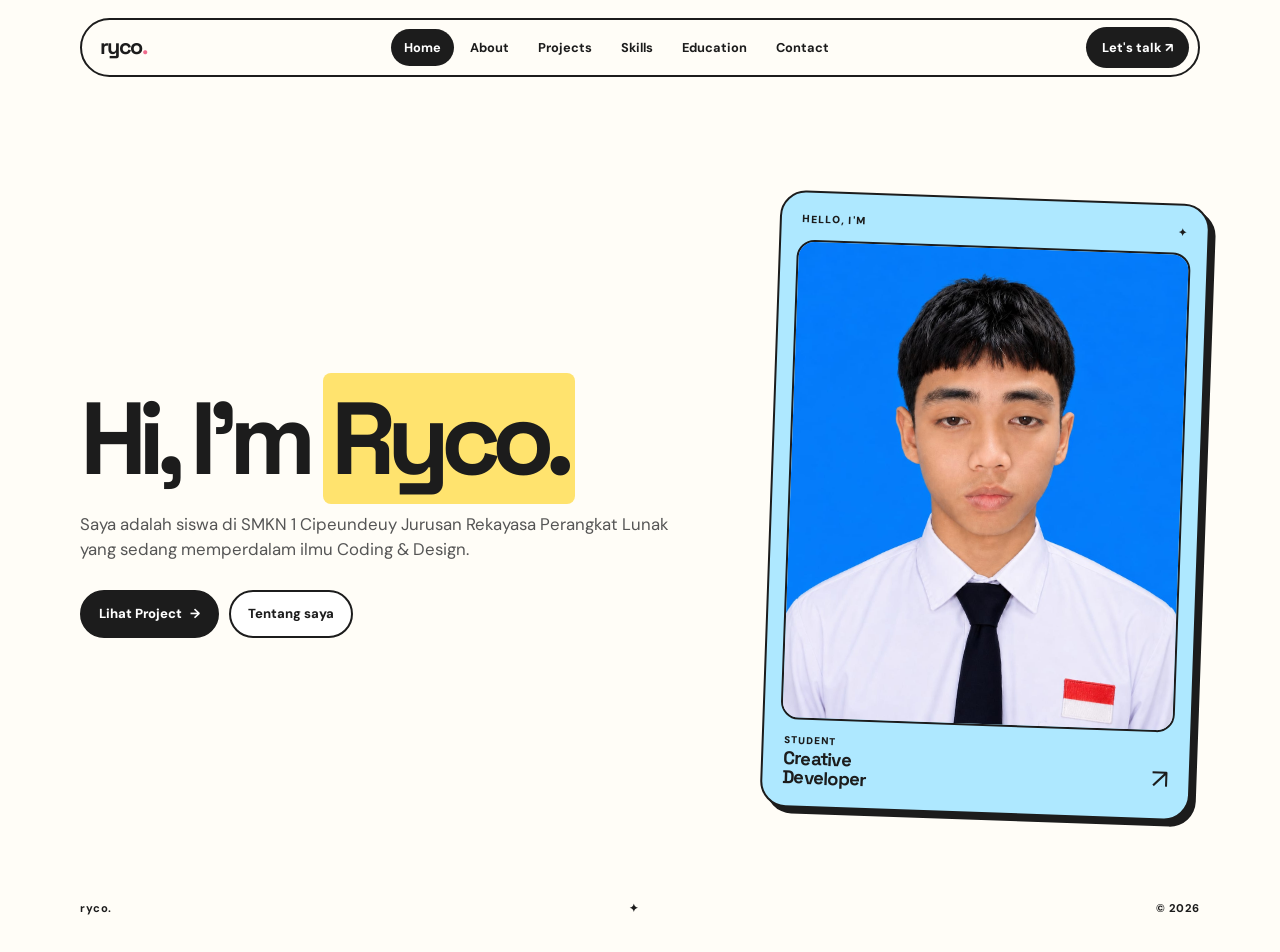
<file: index.html>
<!DOCTYPE html>
<html lang="id">
<head>
    <meta charset="UTF-8">
    <meta name="viewport" content="width=device-width, initial-scale=1.0">
    <meta name="description" content="Portfolio Ryco Satrio Jumawan - Rekayasa Perangkat Lunak, Web Development dan UI/UX">
    <title>Home — Ryco Satrio</title>
    <link rel="preconnect" href="https://fonts.googleapis.com">
    <link rel="preconnect" href="https://fonts.gstatic.com" crossorigin>
    <link href="https://fonts.googleapis.com/css2?family=DM+Sans:wght@400;500;600;700&family=Space+Grotesk:wght@400;500;600;700&display=swap" rel="stylesheet">
    <link rel="stylesheet" href="style.css">
</head>
<body>

<header class="navbar">
    <a href="index.html" class="logo">ryco<span>.</span></a>
    <nav class="nav-menu">
        <a href="index.html" class="nav-link active">Home</a>
        <a href="about.html" class="nav-link ">About</a>
        <a href="projects.html" class="nav-link ">Projects</a>
        <a href="skills.html" class="nav-link ">Skills</a>
        <a href="education.html" class="nav-link ">Education</a>
        <a href="contact.html" class="nav-link ">Contact</a>
    </nav>
    <a href="contact.html" class="nav-button">Let's talk <span>↗</span></a>
    <button class="menu-button" aria-label="Menu" aria-expanded="false">☰</button>
</header>

<main>

<section class="hero" id="home">
    <div class="hero-content">
        <p class="label"></p>
        <h1>Hi, I'm <span>Ryco.</span></h1>
        <p class="hero-description">Saya adalah siswa di SMKN 1 Cipeundeuy Jurusan Rekayasa Perangkat Lunak yang sedang memperdalam ilmu Coding & Design.</p>
        <div class="hero-buttons">
            <a href="projects.html" class="button button-dark">Lihat Project <span>→</span></a>
            <a href="about.html" class="button button-light">Tentang saya</a>
        </div>
    </div>
    <div class="hero-profile">
        <div class="profile-card">
            <div class="profile-top"><span>HELLO, I'M</span><span>✦</span></div>
            <div class="profile-image">
                <img src="profile.jpeg" alt="Foto Ryco Satrio Jumawan">
            </div>
            <div class="profile-bottom">
                <div><small>STUDENT</small><h3>Creative<br>Developer</h3></div>
                <span class="profile-arrow">↗</span>
            </div>
        </div>
    </div>
</section>

</main>

<footer>
    <strong>ryco.</strong>
    <span>✦</span>
    <span>© 2026</span>
</footer>
<button class="back-top" aria-label="Kembali ke atas">↑</button>

<script src="script.js"></script>
</body>
</html>
</file>
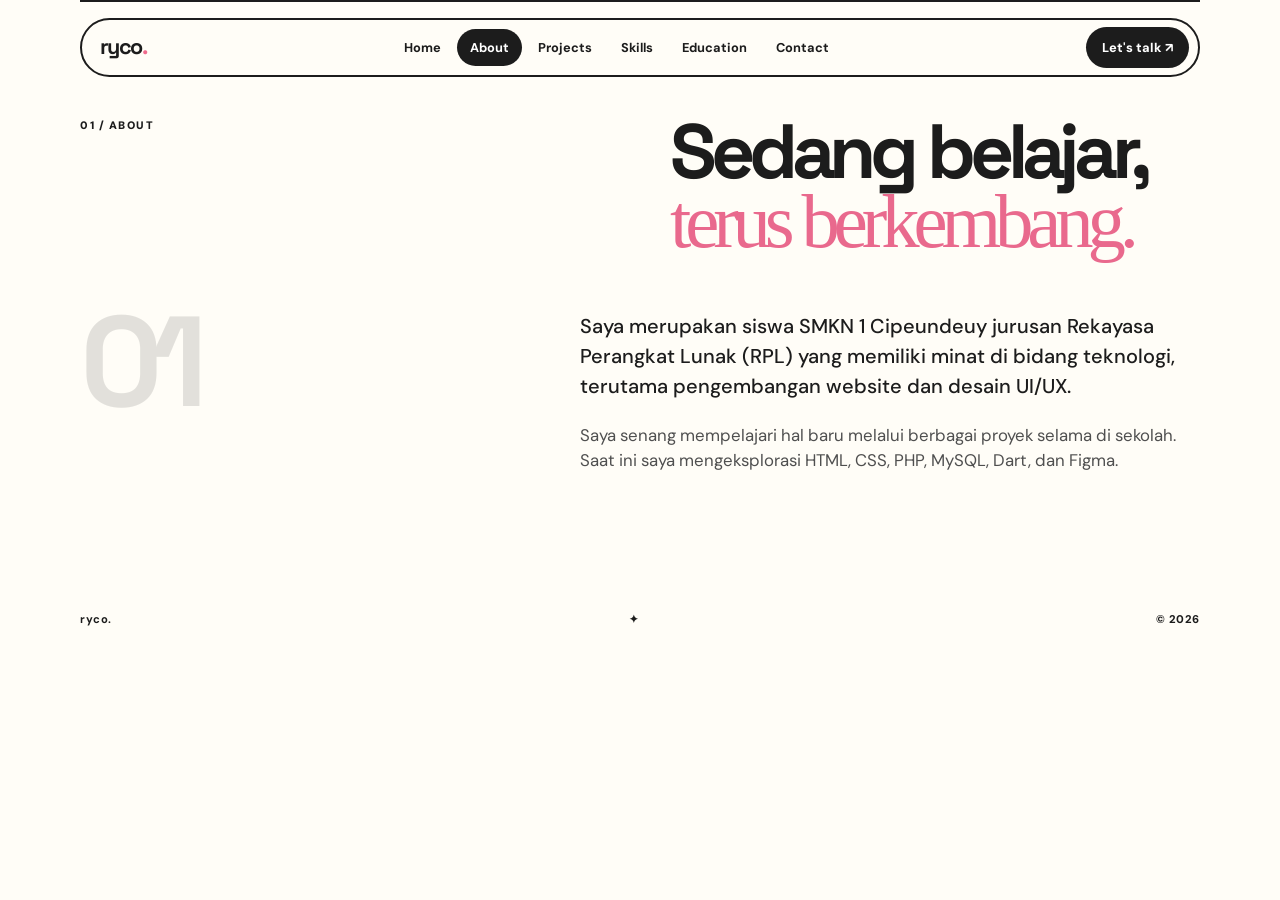
<file: about.html>
<!DOCTYPE html>
<html lang="id">
<head>
    <meta charset="UTF-8">
    <meta name="viewport" content="width=device-width, initial-scale=1.0">
    <meta name="description" content="Portfolio Ryco Satrio Jumawan - Rekayasa Perangkat Lunak, Web Development dan UI/UX">
    <title>About — Ryco Satrio</title>
    <link rel="preconnect" href="https://fonts.googleapis.com">
    <link rel="preconnect" href="https://fonts.gstatic.com" crossorigin>
    <link href="https://fonts.googleapis.com/css2?family=DM+Sans:wght@400;500;600;700&family=Space+Grotesk:wght@400;500;600;700&display=swap" rel="stylesheet">
    <link rel="stylesheet" href="style.css">
</head>
<body>

<header class="navbar">
    <a href="index.html" class="logo">ryco<span>.</span></a>
    <nav class="nav-menu">
        <a href="index.html" class="nav-link ">Home</a>
        <a href="about.html" class="nav-link active">About</a>
        <a href="projects.html" class="nav-link ">Projects</a>
        <a href="skills.html" class="nav-link ">Skills</a>
        <a href="education.html" class="nav-link ">Education</a>
        <a href="contact.html" class="nav-link ">Contact</a>
    </nav>
    <a href="contact.html" class="nav-button">Let's talk <span>↗</span></a>
    <button class="menu-button" aria-label="Menu" aria-expanded="false">☰</button>
</header>

<main>

<section class="section about" id="about">
    <div class="section-heading">
        <div><p class="label">01 / ABOUT</p></div>
        <h2>Sedang belajar, <span>terus berkembang.</span></h2>
    </div>
    <div class="about-content">
        <div class="about-number">01</div>
        <div class="about-text">
            <p class="about-main">Saya merupakan siswa SMKN 1 Cipeundeuy jurusan Rekayasa Perangkat Lunak (RPL) yang memiliki minat di bidang teknologi, terutama pengembangan website dan desain UI/UX.</p>
            <p>Saya senang mempelajari hal baru melalui berbagai proyek selama di sekolah. Saat ini saya mengeksplorasi HTML, CSS, PHP, MySQL, Dart, dan Figma.</p>
        </div>
    </div>
</section>

</main>

<footer>
    <strong>ryco.</strong>
    <span> ✦</span>
    <span>© 2026</span>
</footer>
<button class="back-top" aria-label="Kembali ke atas">↑</button>

<script src="script.js"></script>
</body>
</html>
</file>
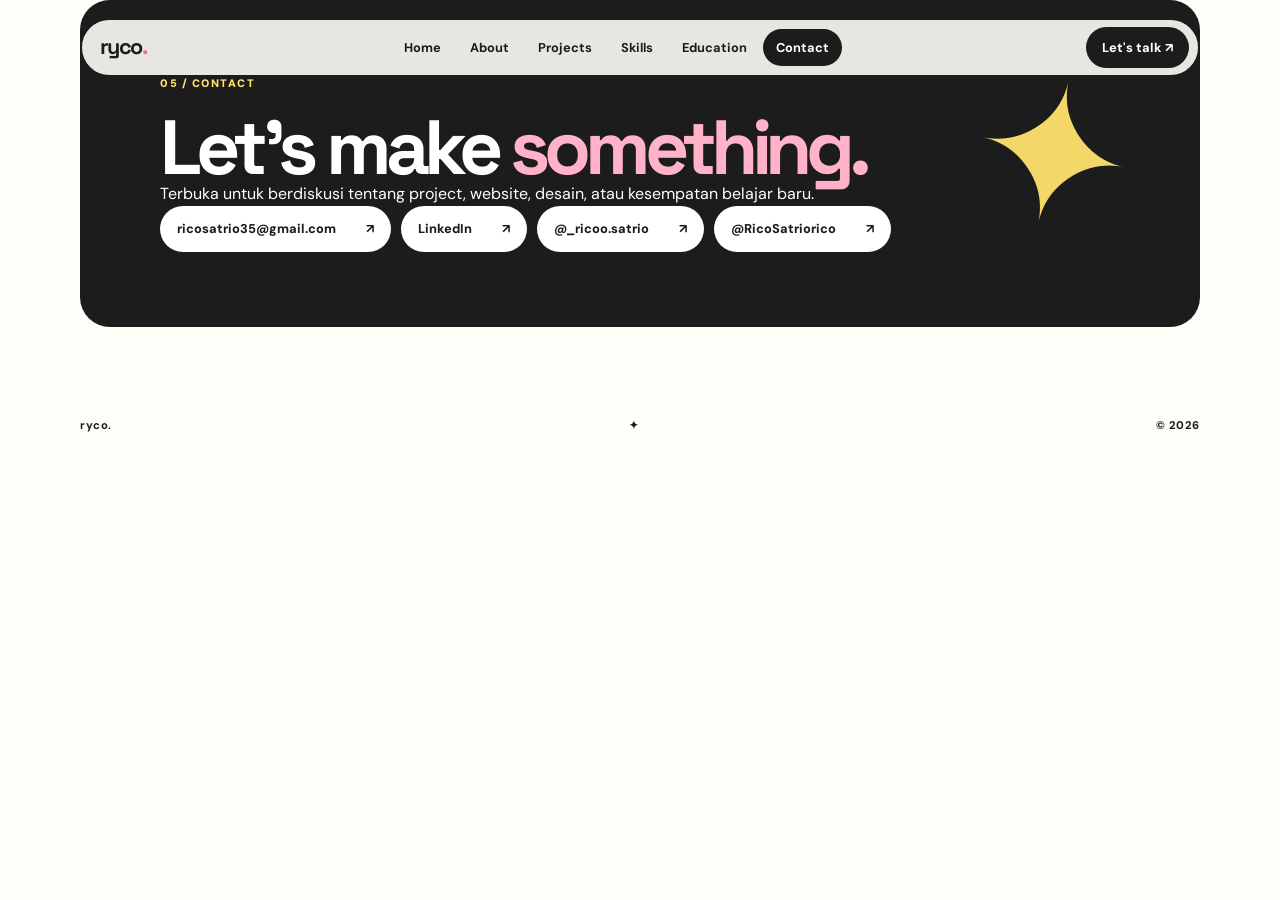
<file: contact.html>
<!DOCTYPE html>
<html lang="id">
<head>
    <meta charset="UTF-8">
    <meta name="viewport" content="width=device-width, initial-scale=1.0">
    <meta name="description" content="Portfolio Ryco Satrio Jumawan - Rekayasa Perangkat Lunak, Web Development dan UI/UX">
    <title>Contact — Ryco Satrio</title>
    <link rel="preconnect" href="https://fonts.googleapis.com">
    <link rel="preconnect" href="https://fonts.gstatic.com" crossorigin>
    <link href="https://fonts.googleapis.com/css2?family=DM+Sans:wght@400;500;600;700&family=Space+Grotesk:wght@400;500;600;700&display=swap" rel="stylesheet">
    <link rel="stylesheet" href="style.css">
</head>
<body>

<header class="navbar">
    <a href="index.html" class="logo">ryco<span>.</span></a>
    <nav class="nav-menu">
        <a href="index.html" class="nav-link ">Home</a>
        <a href="about.html" class="nav-link ">About</a>
        <a href="projects.html" class="nav-link ">Projects</a>
        <a href="skills.html" class="nav-link ">Skills</a>
        <a href="education.html" class="nav-link ">Education</a>
        <a href="contact.html" class="nav-link active">Contact</a>
    </nav>
    <a href="contact.html" class="nav-button">Let's talk <span>↗</span></a>
    <button class="menu-button" aria-label="Menu" aria-expanded="false">☰</button>
</header>

<main>

<section class="contact" id="contact">
    <div class="contact-content">
        <p class="label">05 / CONTACT</p>
        <h2>Let's make <span>something.</span></h2>
        <p>Terbuka untuk berdiskusi tentang project, website, desain, atau kesempatan belajar baru.</p>
        <div class="contact-buttons">
            <a href="mailto:ricosatrio35@gmail.com" class="contact-button"><span>ricosatrio35@gmail.com</span><b>↗</b></a>
            <a href="https://www.linkedin.com/in/ryco-satriojumawan-0b9081337" target="_blank" rel="noopener" class="contact-button"><span>LinkedIn</span><b>↗</b></a>
            <a href="https://www.instagram.com/_ricoo.satrio?stkn=MjFubTBsZGVkeTRo" class="contact-button"><span>@_ricoo.satrio</span><b>↗</b></a>
            <a href="https://youtube.com/@ricosatriorico?si=6SLHB8LBZrHK2yfS" class="contact-button"><span>@RicoSatriorico</span><b>↗</b></a>
        </div>
    </div>
</section>

</main>

<footer>
    <strong>ryco.</strong>
    <span> ✦</span>
    <span>© 2026</span>
</footer>
<button class="back-top" aria-label="Kembali ke atas">↑</button>

<script src="script.js"></script>
</body>
</html>
</file>
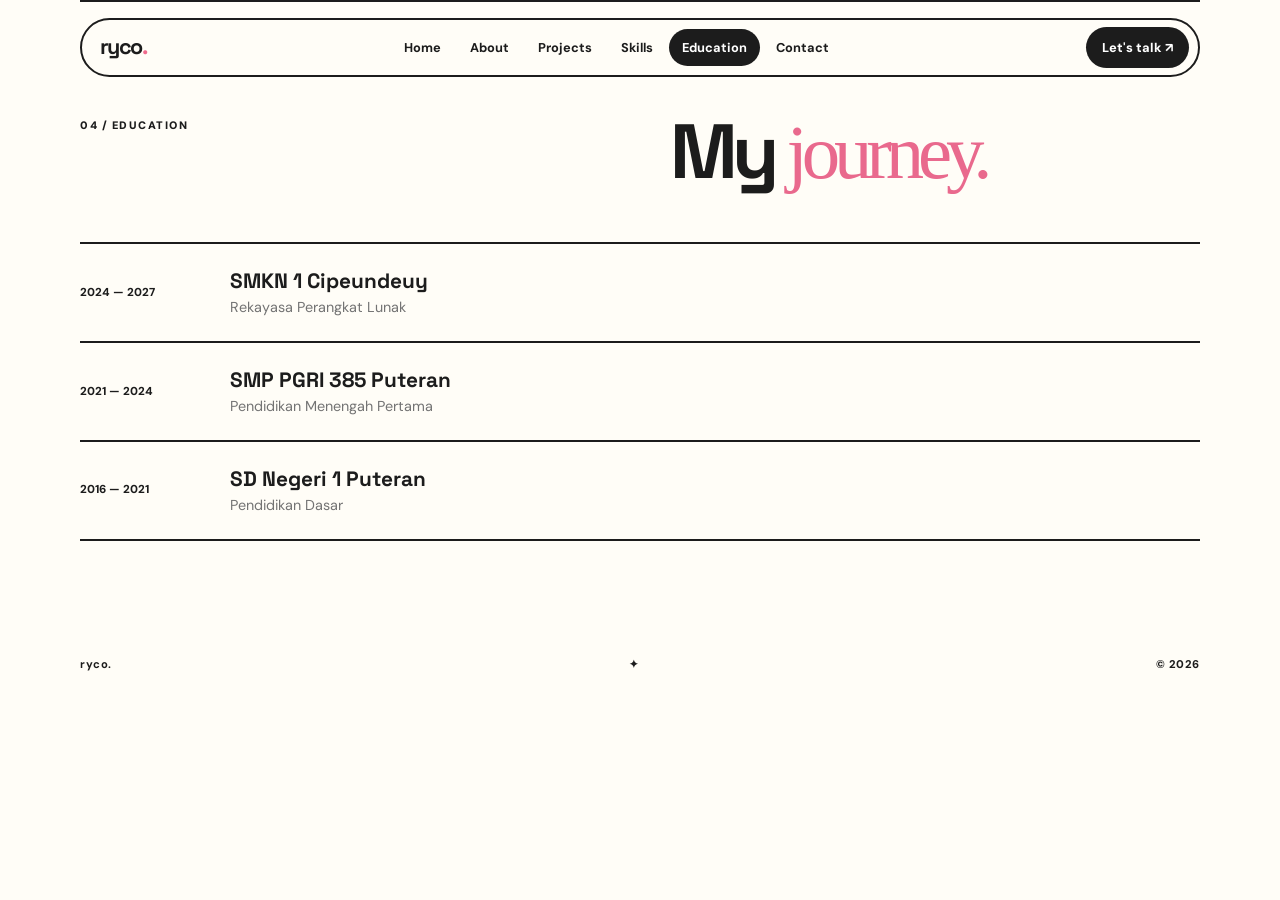
<file: education.html>
<!DOCTYPE html>
<html lang="id">
<head>
    <meta charset="UTF-8">
    <meta name="viewport" content="width=device-width, initial-scale=1.0">
    <meta name="description" content="Portfolio Ryco Satrio Jumawan - Rekayasa Perangkat Lunak, Web Development dan UI/UX">
    <title>Education — Ryco Satrio</title>
    <link rel="preconnect" href="https://fonts.googleapis.com">
    <link rel="preconnect" href="https://fonts.gstatic.com" crossorigin>
    <link href="https://fonts.googleapis.com/css2?family=DM+Sans:wght@400;500;600;700&family=Space+Grotesk:wght@400;500;600;700&display=swap" rel="stylesheet">
    <link rel="stylesheet" href="style.css">
</head>
<body>

<header class="navbar">
    <a href="index.html" class="logo">ryco<span>.</span></a>
    <nav class="nav-menu">
        <a href="index.html" class="nav-link ">Home</a>
        <a href="about.html" class="nav-link ">About</a>
        <a href="projects.html" class="nav-link ">Projects</a>
        <a href="skills.html" class="nav-link ">Skills</a>
        <a href="education.html" class="nav-link active">Education</a>
        <a href="contact.html" class="nav-link ">Contact</a>
    </nav>
    <a href="contact.html" class="nav-button">Let's talk <span>↗</span></a>
    <button class="menu-button" aria-label="Menu" aria-expanded="false">☰</button>
</header>

<main>

<section class="section education" id="education">
    <div class="section-heading">
        <div><p class="label">04 / EDUCATION</p></div>
        <h2>My <span>journey.</span></h2>
    </div>
    <div class="education-list">
        <div class="education-item"><span>2024 — 2027</span><div><h3>SMKN 1 Cipeundeuy</h3><p>Rekayasa Perangkat Lunak</p></div></div>
        <div class="education-item"><span>2021 — 2024</span><div><h3>SMP PGRI 385 Puteran</h3><p>Pendidikan Menengah Pertama</p></div></div>
        <div class="education-item"><span>2016 — 2021</span><div><h3>SD Negeri 1 Puteran</h3><p>Pendidikan Dasar</p></div></div>
    </div>
</section>

</main>

<footer>
    <strong>ryco.</strong>
    <span> ✦</span>
    <span>© 2026</span>
</footer>
<button class="back-top" aria-label="Kembali ke atas">↑</button>

<script src="script.js"></script>
</body>
</html>
</file>
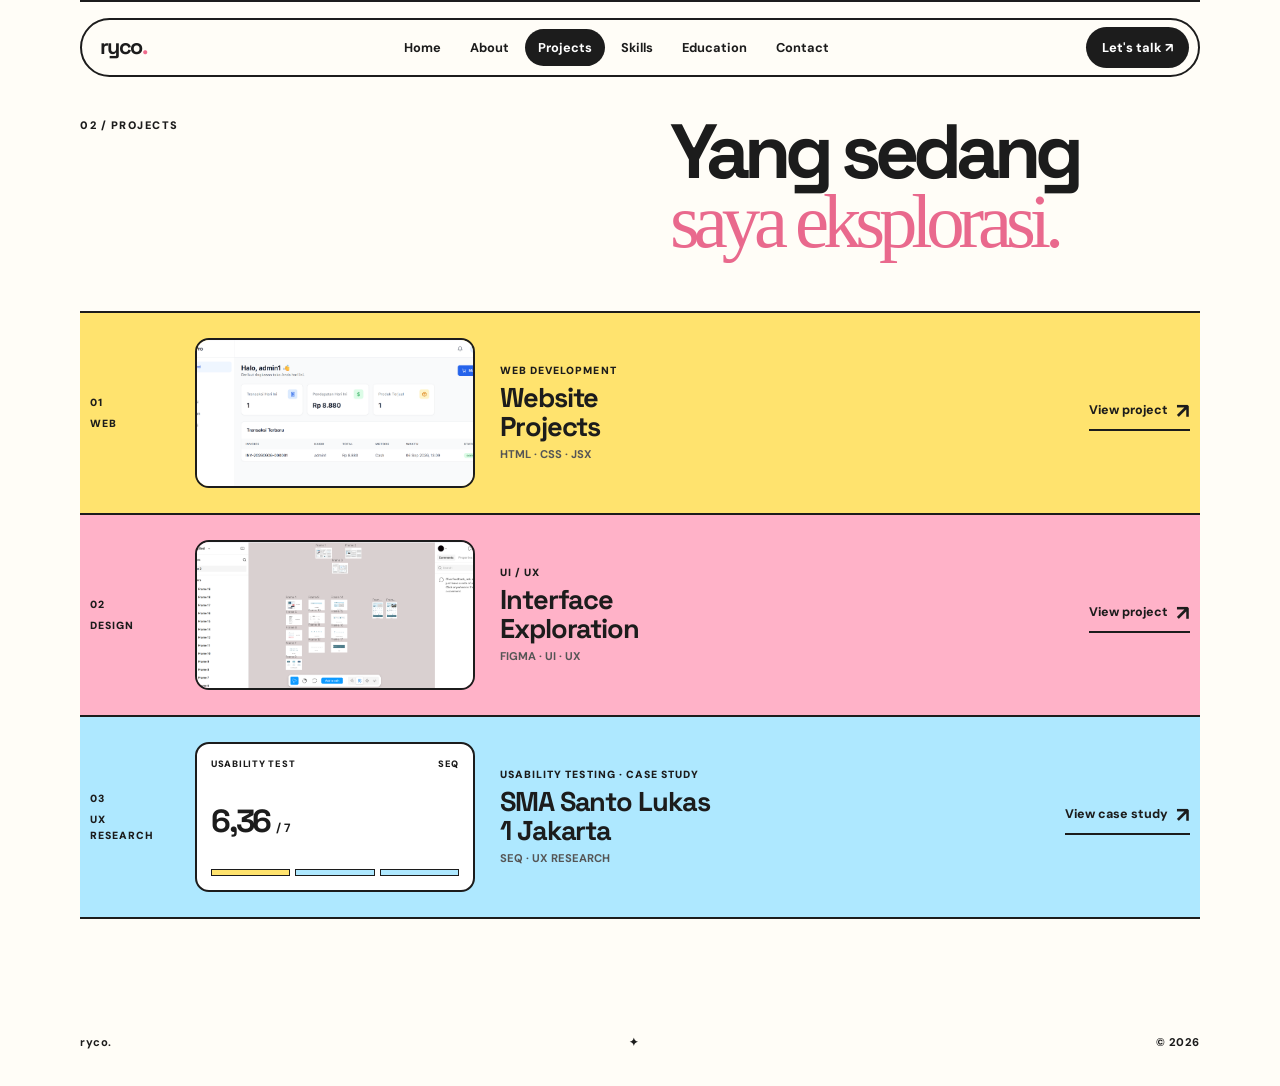
<file: projects.html>
<!DOCTYPE html>
<html lang="id">
<head>
    <meta charset="UTF-8">
    <meta name="viewport" content="width=device-width, initial-scale=1.0">
    <meta name="description" content="Portfolio Ryco Satrio Jumawan - Rekayasa Perangkat Lunak, Web Development dan UI/UX">
    <title>Projects — Ryco Satrio</title>
    <link rel="preconnect" href="https://fonts.googleapis.com">
    <link rel="preconnect" href="https://fonts.gstatic.com" crossorigin>
    <link href="https://fonts.googleapis.com/css2?family=DM+Sans:wght@400;500;600;700&family=Space+Grotesk:wght@400;500;600;700&display=swap" rel="stylesheet">
    <link rel="stylesheet" href="style.css">
</head>
<body>

<header class="navbar">
    <a href="index.html" class="logo">ryco<span>.</span></a>
    <nav class="nav-menu">
        <a href="index.html" class="nav-link ">Home</a>
        <a href="about.html" class="nav-link ">About</a>
        <a href="projects.html" class="nav-link active">Projects</a>
        <a href="skills.html" class="nav-link ">Skills</a>
        <a href="education.html" class="nav-link ">Education</a>
        <a href="contact.html" class="nav-link ">Contact</a>
    </nav>
    <a href="contact.html" class="nav-button">Let's talk <span>↗</span></a>
    <button class="menu-button" aria-label="Menu" aria-expanded="false">☰</button>
</header>

<main>

<section class="section projects" id="projects">
    <div class="section-heading">
        <div><p class="label">02 / PROJECTS</p></div>
        <h2>Yang sedang <span>saya eksplorasi.</span></h2>
    </div>
    <div class="project-container">
        <article class="project project-yellow">
            <div class="project-header"><span>01</span><span>WEB</span></div>
            <div class="project-image">
                <img src="project-1.png" alt="Dashboard KasirPro">
            </div>
            <div class="project-content">
                <p>WEB DEVELOPMENT</p>
                <h3>Website<br>Projects</h3>
                <span class="technology">HTML · CSS · JSX</span>
            </div>
            <a href="https://kasirv2.vercel.app/"
   target="_blank"
   rel="noopener noreferrer"
   class="project-link">
    <span>View project</span>
    <span>↗</span>
</a>

        </article>
        <article class="project project-pink">
            <div class="project-header"><span>02</span><span>DESIGN</span></div>
            <div class="project-image">
                <img src="project-2.png" alt="Desain UI UX di Figma">
            </div>
            <div class="project-content">
                <p>UI / UX</p>
                <h3>Interface<br>Exploration</h3>
                <span class="technology">FIGMA · UI · UX</span>
            </div>
            <a href="https://www.figma.com/proto/mMji1NjTpboJ1tvcwHSLbz/Untitled?node-id=5-6&t=JxjAQl7otO1li9yG-1"
            target="_blank"
            rel="noopener noreferrer"
            class="project-link">
             <span>View project</span>
             <span>↗</span>
         </a>
        </article>
        <article class="project project-blue">
            <div class="project-header"><span>03</span><span>UX RESEARCH</span></div>
            <div class="project-image project-report-preview" aria-label="Ringkasan hasil usability testing">
                <div class="project-report-top"><span>USABILITY TEST</span><span>SEQ</span></div>
                <strong>6,36 <small>/ 7</small></strong>
                <div class="project-report-bars" aria-hidden="true"><span></span><span></span><span></span></div>
            </div>
            <div class="project-content">
                <p>USABILITY TESTING · CASE STUDY</p>
                <h3>SMA Santo Lukas<br>1 Jakarta</h3>
                <span class="technology">SEQ · UX RESEARCH</span>
            </div>
            <a href="case-study.html" class="project-link">
                <span>View case study</span>
                <span>↗</span>
            </a>
        </article>
    </div>
</section>

</main>

<footer>
    <strong>ryco.</strong>
    <span> ✦</span>
    <span>© 2026</span>
</footer>
<button class="back-top" aria-label="Kembali ke atas">↑</button>

<script src="script.js"></script>
</body>
</html>
</file>
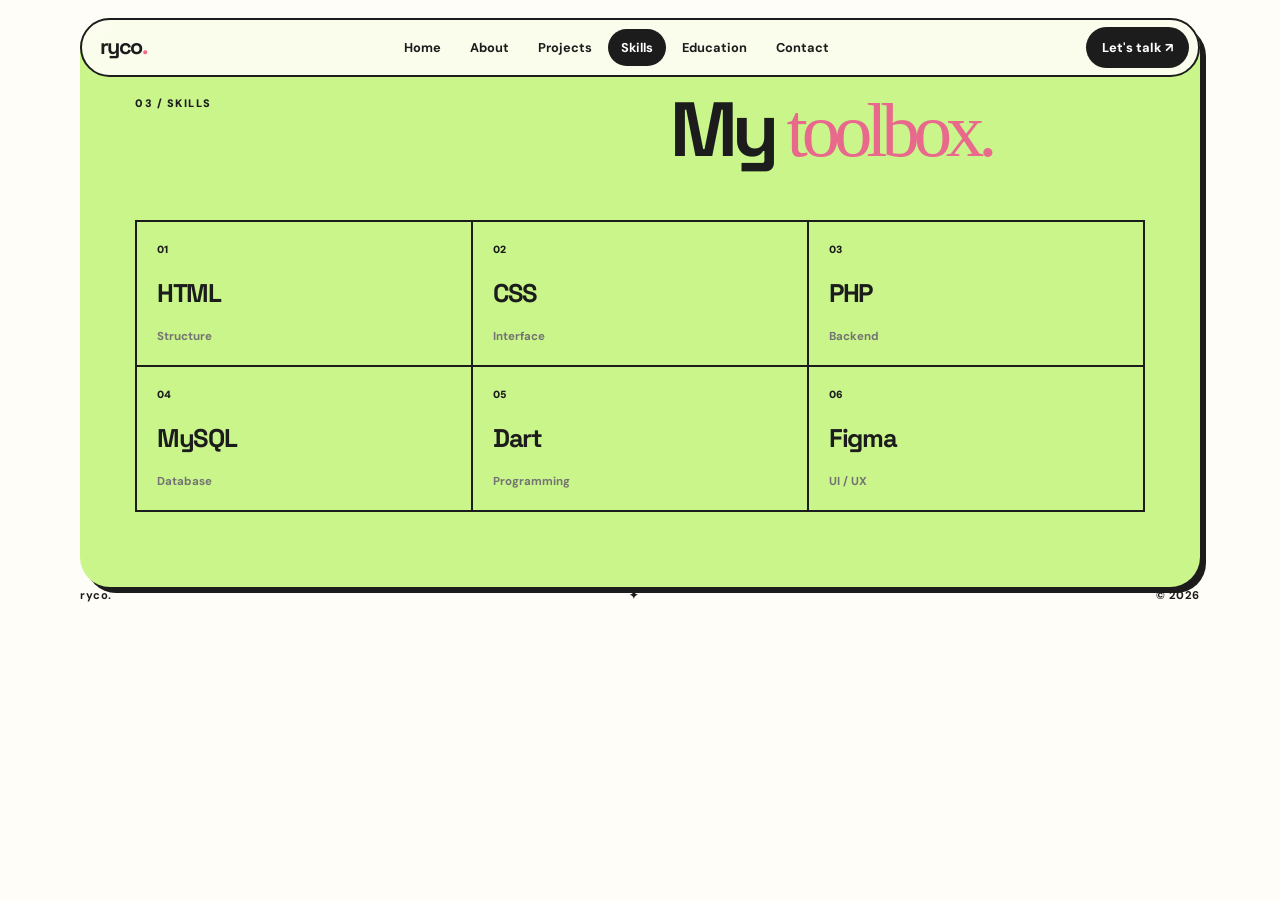
<file: skills.html>
<!DOCTYPE html>
<html lang="id">
<head>
    <meta charset="UTF-8">
    <meta name="viewport" content="width=device-width, initial-scale=1.0">
    <meta name="description" content="Portfolio Ryco Satrio Jumawan - Rekayasa Perangkat Lunak, Web Development dan UI/UX">
    <title>Skills — Ryco Satrio</title>
    <link rel="preconnect" href="https://fonts.googleapis.com">
    <link rel="preconnect" href="https://fonts.gstatic.com" crossorigin>
    <link href="https://fonts.googleapis.com/css2?family=DM+Sans:wght@400;500;600;700&family=Space+Grotesk:wght@400;500;600;700&display=swap" rel="stylesheet">
    <link rel="stylesheet" href="style.css">
</head>
<body>

<header class="navbar">
    <a href="index.html" class="logo">ryco<span>.</span></a>
    <nav class="nav-menu">
        <a href="index.html" class="nav-link ">Home</a>
        <a href="about.html" class="nav-link ">About</a>
        <a href="projects.html" class="nav-link ">Projects</a>
        <a href="skills.html" class="nav-link active">Skills</a>
        <a href="education.html" class="nav-link ">Education</a>
        <a href="contact.html" class="nav-link ">Contact</a>
    </nav>
    <a href="contact.html" class="nav-button">Let's talk <span>↗</span></a>
    <button class="menu-button" aria-label="Menu" aria-expanded="false">☰</button>
</header>

<main>

<section class="section skills" id="skills">
    <div class="section-heading">
        <div><p class="label">03 / SKILLS</p></div>
        <h2>My <span>toolbox.</span></h2>
    </div>
    <div class="skills-container">
        <div class="skill"><span>01</span><strong>HTML</strong><small>Structure</small></div>
        <div class="skill"><span>02</span><strong>CSS</strong><small>Interface</small></div>
        <div class="skill"><span>03</span><strong>PHP</strong><small>Backend</small></div>
        <div class="skill"><span>04</span><strong>MySQL</strong><small>Database</small></div>
        <div class="skill"><span>05</span><strong>Dart</strong><small>Programming</small></div>
        <div class="skill"><span>06</span><strong>Figma</strong><small>UI / UX</small></div>
    </div>
</section>

</main>

<footer>
    <strong>ryco.</strong>
    <span> ✦</span>
    <span>© 2026</span>
</footer>
<button class="back-top" aria-label="Kembali ke atas">↑</button>

<script src="script.js"></script>
</body>
</html>
</file>
<file: style.css>
:root {
  --bg: #fffdf7;
  --ink: #1c1c1c;
  --muted: #737373;
  --yellow: #ffe36e;
  --blue: #aee8ff;
  --pink: #ffb2c8;
  --green: #c9f58b;
  --border: 2px solid var(--ink);
}

* {
  box-sizing: border-box;
  margin: 0;
  padding: 0;
}

html {
  scroll-behavior: smooth;
}

body {
  background: var(--bg);
  color: var(--ink);
  font-family: "DM Sans", Arial, Helvetica, sans-serif;
  line-height: 1.5;
}

a {
  text-decoration: none;
  color: inherit;
}

button {
  font: inherit;
}

/* =========================
   NAVBAR
========================= */

.navbar {
  position: fixed;
  z-index: 20;
  top: 18px;
  left: 50%;
  transform: translateX(-50%);
  width: min(1120px, calc(100% - 32px));
  min-height: 58px;
  padding: 7px 9px 7px 18px;
  background: rgba(255, 253, 247, 0.9);
  border: var(--border);
  border-radius: 50px;
  display: flex;
  align-items: center;
  justify-content: space-between;
  backdrop-filter: blur(12px);
}

.logo {
  font-family: "Space Grotesk", sans-serif;
  font-size: 1.35rem;
  font-weight: 700;
  letter-spacing: -0.07em;
}

.logo span {
  color: #f06b8d;
}

.nav-menu {
  display: flex;
  align-items: center;
  gap: 3px;
}

.nav-link {
  font-size: 0.8rem;
  font-weight: 700;
  padding: 9px 13px;
  border-radius: 50px;
  transition: 0.2s ease;
}

.nav-link:hover,
.nav-link.active {
  background: var(--ink);
  color: #fff;
}

.nav-button {
  font-size: 0.8rem;
  font-weight: 800;
  background: var(--ink);
  color: #fff;
  padding: 11px 16px;
  border-radius: 50px;
  transition: 0.2s ease;
}

.nav-button:hover {
  transform: translateY(-2px);
  box-shadow: 3px 3px 0 var(--yellow);
}

.menu-button {
  display: none;
  border: 0;
  background: none;
  font-size: 1.4rem;
  cursor: pointer;
}

/* =========================
   HERO
========================= */

.hero {
  min-height: 100vh;
  width: min(1120px, calc(100% - 32px));
  margin: auto;
  display: grid;
  grid-template-columns: minmax(0, 1fr) 430px;
  gap: 70px;
  align-items: center;
  padding-top: 110px;
}

.hero-content {
  min-width: 0;
}

.label {
  font-size: 0.68rem;
  font-weight: 900;
  letter-spacing: 0.14em;
  margin-bottom: 22px;
}

.hero h1 {
  font-family: "Space Grotesk", sans-serif;
  font-size: clamp(4rem, 8vw, 7rem);
  letter-spacing: -0.09em;
  line-height: 0.88;
}

.hero h1 span {
  background: var(--yellow);
  padding: 0 0.08em;
  border-radius: 8px;
}

.hero-description {
  font-size: 1.05rem;
  color: #555;
  max-width: 590px;
  margin: 28px 0;
}

.hero-buttons {
  display: flex;
  gap: 10px;
  flex-wrap: wrap;
}

.button {
  display: inline-flex;
  align-items: center;
  gap: 8px;
  padding: 12px 17px;
  border: var(--border);
  border-radius: 50px;
  font-size: 0.82rem;
  font-weight: 800;
  transition: 0.2s ease;
}

.button:hover {
  transform: translateY(-3px);
  box-shadow: 4px 4px 0 var(--ink);
}

.button-dark {
  background: var(--ink);
  color: #fff;
}

.button-light {
  background: #fff;
}

/* =========================
   PROFILE CARD
========================= */

.hero-profile {
  display: flex;
  justify-content: center;
}

.profile-card {
  width: min(100%, 430px);
  background: var(--blue);
  border: var(--border);
  border-radius: 26px;
  padding: 16px;
  box-shadow: 6px 6px 0 var(--ink);
  transform: rotate(2deg);
  transition: transform 0.25s ease;
}

.profile-card:hover {
  transform: rotate(0deg) translateY(-4px);
}

.profile-top {
  display: flex;
  align-items: center;
  justify-content: space-between;
  padding: 3px 4px 12px;
  font-size: 0.65rem;
  font-weight: 900;
  letter-spacing: 0.12em;
}

.profile-image {
  width: 100%;
  aspect-ratio: 0.82;
  overflow: hidden;
  border: var(--border);
  border-radius: 18px;
  background: #1687ed;
}

.profile-image img {
  display: block;
  width: 100%;
  height: 100%;
  object-fit: cover;
}

.profile-bottom {
  display: flex;
  align-items: flex-end;
  justify-content: space-between;
  gap: 20px;
  padding: 14px 4px 2px;
}

.profile-bottom small {
  display: block;
  font-size: 0.62rem;
  font-weight: 900;
  letter-spacing: 0.1em;
}

.profile-bottom h3 {
  font-family: "Space Grotesk", sans-serif;
  font-size: 1.15rem;
  line-height: 1.05;
  letter-spacing: -0.04em;
}

.profile-arrow {
  font-size: 1.7rem;
}

/* =========================
   GENERAL SECTIONS
========================= */

.section {
  width: min(1120px, calc(100% - 32px));
  margin: auto;
  padding: 115px 0;
  border-top: 2px solid var(--ink);
  scroll-margin-top: 90px;
}

.section-heading {
  display: grid;
  grid-template-columns: 1fr 1fr;
  gap: 60px;
  align-items: start;
}

.section-heading h2 {
  font-family: "Space Grotesk", sans-serif;
  font-size: clamp(3rem, 6vw, 5.7rem);
  line-height: 0.9;
  letter-spacing: -0.08em;
}

.section-heading h2 span {
  font-family: Georgia, serif;
  font-weight: 400;
  color: #e9698d;
}

/* =========================
   ABOUT
========================= */

.about-content {
  display: grid;
  grid-template-columns: 1fr 1.6fr;
  gap: 60px;
  margin-top: 55px;
  align-items: start;
}

.about-number {
  font-family: "Space Grotesk", sans-serif;
  font-size: clamp(5rem, 10vw, 9rem);
  font-weight: 700;
  line-height: 0.8;
  letter-spacing: -0.1em;
  opacity: 0.12;
}

.about-text {
  max-width: 620px;
  margin-left: auto;
}

.about-main {
  font-size: 1.25rem !important;
  color: var(--ink) !important;
  font-weight: 500;
}

.about-text p {
  font-size: 1.05rem;
  margin-bottom: 22px;
  color: #4f4f4f;
}

/* =========================
   PROJECTS
========================= */

.project-container {
  margin-top: 55px;
  border-top: 2px solid var(--ink);
}

.project {
  display: grid;
  grid-template-columns: 80px 280px minmax(0, 1fr) 150px;
  align-items: center;
  gap: 25px;
  padding: 25px 10px;
  border-bottom: 2px solid var(--ink);
  transition: 0.2s ease;
}

.project-yellow {
  background: var(--yellow);
}

.project-pink {
  background: var(--pink);
}

.project-blue {
  background: var(--blue);
}

.project-report-preview {
  display: flex;
  flex-direction: column;
  justify-content: space-between;
  padding: 14px;
}

.project-report-top,
.project-report-bars {
  display: flex;
  align-items: center;
  justify-content: space-between;
}

.project-report-top {
  font-size: 0.58rem;
  font-weight: 900;
  letter-spacing: 0.08em;
}

.project-report-preview strong {
  font-family: "Space Grotesk", sans-serif;
  font-size: 2rem;
  letter-spacing: -0.07em;
  line-height: 1;
}

.project-report-preview small {
  font-family: "DM Sans", sans-serif;
  font-size: 0.75rem;
  letter-spacing: 0;
}

.project-report-bars {
  gap: 5px;
}

.project-report-bars span {
  height: 7px;
  flex: 1;
  background: var(--blue);
  border: 1px solid var(--ink);
}

.project-report-bars span:first-child {
  background: var(--yellow);
}

.project:hover {
  padding-left: 20px;
  padding-right: 20px;
}

.project-header {
  display: flex;
  flex-direction: column;
  gap: 5px;
}

.project-header span {
  font-size: 0.65rem;
  font-weight: 900;
  letter-spacing: 0.1em;
}

.project-image {
  width: 280px;
  height: 150px;
  overflow: hidden;
  border: var(--border);
  border-radius: 14px;
  background: #fff;
}

.project-image img {
  display: block;
  width: 100%;
  height: 100%;
  object-fit: cover;
  object-position: center;
}

.project-content p {
  font-size: 0.65rem;
  font-weight: 900;
  letter-spacing: 0.1em;
}

.project-content h3 {
  font-family: "Space Grotesk", sans-serif;
  font-size: 1.7rem;
  letter-spacing: -0.04em;
  line-height: 1.05;
  margin: 3px 0;
}

.technology {
  font-size: 0.7rem;
  font-weight: 700;
  color: #555;
}

.project-link {
  justify-self: end;
  display: inline-flex;
  align-items: center;
  gap: 8px;
  font-size: 0.78rem;
  font-weight: 800;
  border-bottom: 2px solid var(--ink);
  padding-bottom: 3px;
}

.project-link span:last-child {
  font-size: 1.3rem;
}

/* =========================
   CASE STUDY
========================= */

.case-study {
  padding-top: 150px;
}

.case-heading {
  max-width: 900px;
}

.case-heading h1 {
  font-family: "Space Grotesk", sans-serif;
  font-size: clamp(3.2rem, 8vw, 6.5rem);
  line-height: 0.95;
  letter-spacing: -0.085em;
}

.case-heading h1 span {
  color: #e9698d;
}

.case-intro {
  max-width: 700px;
  margin: 28px 0 0;
  color: #4f4f4f;
  font-size: 1.15rem;
}

.case-meta {
  display: grid;
  grid-template-columns: repeat(3, minmax(0, 1fr));
  margin-top: 55px;
  border-top: var(--border);
  border-bottom: var(--border);
}

.case-meta div {
  padding: 18px 20px 18px 0;
}

.case-meta dt {
  margin-bottom: 5px;
  color: var(--muted);
  font-size: 0.75rem;
  font-weight: 700;
}

.case-meta dd {
  font-weight: 800;
}

.case-overview {
  margin: 90px auto 0;
  max-width: 980px;
}

.case-overview > h2 {
  color: #555;
  font-size: 1.6rem;
  letter-spacing: 0.1em;
  text-align: center;
}

.case-overview-rule {
  width: 60px;
  height: 1px;
  margin: 28px auto 55px;
  background: #777;
}

.case-problem h3 {
  margin-bottom: 18px;
  color: #555;
  font-family: "Space Grotesk", sans-serif;
  font-size: 1.5rem;
}

.case-problem p {
  color: #4f4f4f;
  font-size: 1.15rem;
  line-height: 1.9;
}

.case-problem mark {
  padding: 0 2px;
  background: #ffe9ae;
  color: inherit;
}

.case-solution {
  display: grid;
  grid-template-columns: minmax(0, 1.2fr) minmax(240px, 0.8fr);
  gap: 90px;
  margin: 85px auto 0;
  max-width: 1010px;
}

.case-solution-copy h2,
.case-solution-facts h3 {
  margin-bottom: 18px;
  color: #555;
  font-family: "Space Grotesk", sans-serif;
  font-size: 1.5rem;
  letter-spacing: 0.02em;
}

.case-solution-copy p,
.case-solution-facts p {
  color: #4f4f4f;
  font-size: 1.05rem;
  line-height: 1.9;
}

.case-solution-copy mark {
  padding: 0 2px;
  background: #ffe9ae;
  color: inherit;
}

.case-solution-facts {
  display: grid;
  gap: 28px;
  align-content: start;
}

.case-solution-facts h3 {
  margin-bottom: 4px;
}

.case-section {
  margin-top: 90px;
}

.case-design-gallery {
  display: grid;
  gap: 30px;
}

.case-design-item {
  margin: 0;
}

.case-design-item img {
  display: block;
  width: 100%;
  height: auto;
}

.case-prototype video {
  display: block;
  width: 100%;
  height: auto;
  border: var(--border);
  border-radius: 14px;
  background: #fff;
}

.case-prototype figcaption {
  margin-top: 12px;
}

.case-video-fallback a {
  font-weight: 700;
  text-decoration: underline;
  text-underline-offset: 3px;
}

.case-section-heading {
  display: grid;
  grid-template-columns: repeat(2, minmax(0, 1fr));
  gap: 50px;
  margin-bottom: 30px;
}

.case-section-heading .label {
  margin-bottom: 0;
}

.case-section-heading h2,
.case-conclusion h2 {
  margin-bottom: 10px;
  font-family: "Space Grotesk", sans-serif;
  font-size: clamp(2.2rem, 4vw, 3.5rem);
  line-height: 1;
  letter-spacing: -0.07em;
}

.case-section-heading div > p:last-child {
  max-width: 560px;
  color: #4f4f4f;
}

.case-score-grid {
  display: grid;
  grid-template-columns: repeat(3, minmax(0, 1fr));
  border: var(--border);
}

.case-score {
  min-height: 155px;
  padding: 24px;
  border-right: var(--border);
}

.case-score:last-child {
  border-right: 0;
}

.case-score-highlight {
  background: var(--blue);
}

.case-score p {
  margin-bottom: 14px;
  font-size: 0.8rem;
  font-weight: 700;
}

.case-score strong {
  font-family: "Space Grotesk", sans-serif;
  font-size: clamp(1.8rem, 3.5vw, 2.8rem);
  letter-spacing: -0.06em;
  line-height: 1;
}

.case-score strong span {
  font-family: "DM Sans", sans-serif;
  font-size: 0.9rem;
  letter-spacing: 0;
}

.case-score progress {
  display: block;
  width: 100%;
  height: 8px;
  margin-top: 18px;
  accent-color: var(--ink);
}

.case-caption {
  margin-top: 12px;
  color: var(--muted);
  font-size: 0.82rem;
}

.case-recommendations {
  list-style: none;
  border-top: var(--border);
  counter-reset: recommendations;
}

.case-recommendations li {
  display: grid;
  grid-template-columns: minmax(170px, 0.7fr) 1.3fr;
  gap: 25px;
  padding: 22px 0;
  border-bottom: var(--border);
  counter-increment: recommendations;
}

.case-recommendations h3::before {
  content: "0" counter(recommendations) " / ";
  color: var(--muted);
  font-size: 0.75rem;
  vertical-align: 0.15em;
}

.case-recommendations h3 {
  font-size: 1rem;
}

.case-recommendations p {
  max-width: 640px;
  color: #4f4f4f;
}

.case-conclusion {
  margin-top: 85px;
  padding: 35px;
  background: var(--yellow);
  border: var(--border);
  box-shadow: 6px 6px 0 var(--ink);
}

.case-conclusion .label {
  margin-bottom: 18px;
}

.case-conclusion > p:not(.label) {
  max-width: 800px;
}

.case-status {
  display: inline-flex;
  gap: 12px;
  margin-top: 25px;
  padding: 10px 14px;
  background: var(--bg);
  border: var(--border);
  font-size: 0.85rem;
  font-weight: 800;
}

.case-status span {
  color: var(--muted);
  font-size: 0.7rem;
  letter-spacing: 0.08em;
}

.case-actions {
  margin-top: 35px;
}

/* =========================
   SKILLS
========================= */

.skills {
  background: var(--green);
  margin-top: 20px;
  border: 0;
  padding: 75px 55px;
  border-radius: 30px;
  box-shadow: 6px 6px 0 var(--ink);
}

.skills-container {
  display: grid;
  grid-template-columns: repeat(3, 1fr);
  gap: 0;
  margin-top: 55px;
  border-top: 2px solid var(--ink);
  border-left: 2px solid var(--ink);
}

.skill {
  min-height: 145px;
  padding: 20px;
  border-right: 2px solid var(--ink);
  border-bottom: 2px solid var(--ink);
  display: flex;
  flex-direction: column;
  justify-content: space-between;
  transition: 0.2s ease;
}

.skill:hover {
  background: #fff;
  transform: translate(-3px, -3px);
  box-shadow: 4px 4px 0 var(--ink);
}

.skill > span {
  font-size: 0.65rem;
  font-weight: 900;
}

.skill strong {
  font-family: "Space Grotesk", sans-serif;
  font-size: 1.6rem;
  letter-spacing: -0.05em;
}

.skill small {
  color: var(--muted);
  font-size: 0.72rem;
  font-weight: 700;
}

/* =========================
   EDUCATION
========================= */

.education-list {
  margin-top: 55px;
  border-top: 2px solid var(--ink);
}

.education-item {
  display: grid;
  grid-template-columns: 130px 1fr auto;
  gap: 20px;
  padding: 22px 0;
  border-bottom: 2px solid var(--ink);
  align-items: center;
  transition: 0.2s ease;
}

.education-item:hover {
  padding-left: 10px;
  padding-right: 10px;
  background: rgba(255, 227, 110, 0.35);
}

.education-item > span {
  font-size: 0.72rem;
  font-weight: 800;
}

.education-item h3 {
  font-family: "Space Grotesk", sans-serif;
  font-size: 1.3rem;
}

.education-item p {
  color: var(--muted);
  font-size: 0.9rem;
}

/* =========================
   CONTACT
========================= */

.contact {
  width: min(1120px, calc(100% - 32px));
  margin: 0 auto 90px;
  background: var(--ink);
  color: #fff;
  border-radius: 30px;
  padding: 75px clamp(25px, 7vw, 80px);
  position: relative;
  overflow: hidden;
}

.contact::after {
  content: "✦";
  position: absolute;
  right: 6%;
  top: 4%;
  font-size: 12rem;
  color: var(--yellow);
  opacity: 0.95;
  transform: rotate(12deg);
}

.contact .label {
  color: var(--yellow);
}

.contact h2 {
  position: relative;
  z-index: 1;
  font-family: "Space Grotesk", sans-serif;
  font-size: clamp(3rem, 6vw, 5.7rem);
  line-height: 0.9;
  letter-spacing: -0.08em;
}

.contact h2 span {
  color: var(--pink);
}

.contact > p:not(.label) {
  max-width: 480px;
  color: #cfcfcf;
  margin: 25px 0;
  position: relative;
  z-index: 1;
}

.contact-buttons {
  display: flex;
  gap: 10px;
  flex-wrap: wrap;
  position: relative;
  z-index: 1;
}

.contact-button {
  background: #fff;
  color: var(--ink);
  padding: 13px 17px;
  border-radius: 50px;
  font-size: 0.8rem;
  font-weight: 800;
  display: flex;
  gap: 30px;
  justify-content: space-between;
  transition: 0.2s ease;
}

.contact-button:hover {
  background: var(--yellow);
  transform: translateY(-2px);
}

/* =========================
   FOOTER
========================= */

footer {
  width: min(1120px, calc(100% - 32px));
  margin: auto;
  padding-bottom: 35px;
  display: flex;
  justify-content: space-between;
  font-size: 0.7rem;
  font-weight: 800;
  letter-spacing: 0.05em;
}

/* =========================
   BACK TO TOP
========================= */

.back-top {
  position: fixed;
  display: none;
  right: 18px;
  bottom: 18px;
  width: 43px;
  height: 43px;
  border: var(--border);
  border-radius: 50%;
  background: var(--yellow);
  font-weight: 900;
  cursor: pointer;
  z-index: 15;
  box-shadow: 3px 3px 0 var(--ink);
}

.back-top.show {
  display: block;
}

/* =========================
   RESPONSIVE
========================= */

@media (max-width: 900px) {
  .hero {
    grid-template-columns: 1fr 360px;
    gap: 40px;
  }

  .project {
    grid-template-columns: 55px 220px minmax(0, 1fr) 110px;
  }

  .project-image {
    height: 125px;
  }

  .skills-container {
    grid-template-columns: repeat(2, 1fr);
  }
}

@media (max-width: 800px) {
  .nav-menu,
  .nav-button {
    display: none;
  }

  .menu-button {
    display: block;
    margin-left: auto;
  }

  .navbar.open .nav-menu {
    display: flex;
    position: absolute;
    left: 0;
    right: 0;
    top: 67px;
    flex-direction: column;
    background: var(--bg);
    border: var(--border);
    border-radius: 22px;
    padding: 8px;
    box-shadow: 4px 4px 0 var(--ink);
  }

  .navbar.open .nav-link {
    width: 100%;
    text-align: center;
  }

  .navbar.open .nav-link:hover,
  .navbar.open .nav-link.active {
    background: var(--ink);
    color: #fff;
  }

  .hero {
    grid-template-columns: 1fr;
    gap: 55px;
    padding-top: 135px;
  }

  .hero-profile {
    justify-content: flex-start;
  }

  .profile-card {
    width: min(430px, 100%);
  }

  .section-heading {
    grid-template-columns: 1fr;
    gap: 30px;
  }

  .about-content {
    grid-template-columns: 1fr;
    gap: 25px;
    margin-top: 40px;
  }

  .case-section-heading {
    grid-template-columns: 1fr;
    gap: 22px;
  }

  .case-solution {
    grid-template-columns: 1fr;
    gap: 38px;
  }

  .case-recommendations li {
    grid-template-columns: 1fr;
    gap: 8px;
  }

  .about-number {
    font-size: 5rem;
  }

  .about-text {
    margin: 0;
  }

  .skills {
    padding: 70px 25px;
  }

  .education-item {
    grid-template-columns: 95px 1fr;
  }
}

@media (max-width: 520px) {
  .navbar {
    top: 10px;
    width: calc(100% - 20px);
  }

  .hero {
    width: min(100% - 24px, 1120px);
    padding-top: 115px;
  }

  .hero h1 {
    font-size: 4rem;
  }

  .hero-description {
    font-size: 0.95rem;
  }

  .section {
    width: min(100% - 24px, 1120px);
    padding: 85px 0;
  }

  .case-study {
    padding-top: 120px;
  }

  .case-meta {
    grid-template-columns: 1fr;
  }

  .case-meta div + div {
    border-top: 1px solid rgba(28, 28, 28, 0.25);
  }

  .case-score-grid {
    grid-template-columns: 1fr;
  }

  .case-score {
    min-height: 0;
    border-right: 0;
    border-bottom: var(--border);
  }

  .case-score:last-child {
    border-bottom: 0;
  }

  .case-conclusion {
    padding: 25px 20px;
  }

  .section-heading h2,
  .contact h2 {
    font-size: 3.4rem;
  }

  .project {
    grid-template-columns: 50px 1fr;
    gap: 12px;
  }

  .project-link {
    grid-column: 2;
    justify-self: start;
    margin-top: 8px;
  }

  .project-content h3 {
    font-size: 1.35rem;
  }

  .project-content p,
  .technology {
    font-size: 0.58rem;
  }

  .skills-container {
    grid-template-columns: 1fr;
  }

  .education-item {
    grid-template-columns: 1fr;
    gap: 5px;
  }

  .contact {
    width: calc(100% - 24px);
    margin-bottom: 60px;
    padding: 60px 25px;
  }

  .contact-button {
    width: 100%;
  }

  footer {
    width: calc(100% - 24px);
    flex-direction: column;
    gap: 8px;
  }
}

@media (prefers-reduced-motion: reduce) {
  html {
    scroll-behavior: auto;
  }

  .project,
  .button,
  .profile-card,
  .skill,
  .education-item,
  .contact-button {
    transition: none;
  }
}


/* Graceful fallback when the optional profile photo is not present */
.profile-image {
  display: flex;
  align-items: center;
  justify-content: center;
}

.profile-image img {
  min-width: 100%;
}


/* FINAL PROJECT LAYOUT OVERRIDE */
.project {
  grid-template-columns: 80px 280px minmax(0, 1fr) 150px;
  align-items: center;
}

.project-image {
  width: 280px;
  height: 150px;
  overflow: hidden;
  border: var(--border);
  border-radius: 14px;
  background: #fff;
}

.project-image img {
  width: 100%;
  height: 100%;
  display: block;
  object-fit: cover;
  object-position: center;
}

.project-image-empty {
  background: transparent;
  border-color: transparent;
}

.project-content {
  min-width: 0;
  display: flex;
  flex-direction: column;
  align-items: flex-start;
  justify-content: center;
  gap: 2px;
}

.project-content p,
.project-content h3,
.project-content .technology {
  grid-column: auto;
}

@media (max-width: 900px) {
  .project {
    grid-template-columns: 55px 220px minmax(0, 1fr) 110px;
    gap: 16px;
  }

  .project-image {
    width: 220px;
    height: 125px;
  }
}

@media (max-width: 800px) {
  .project {
    grid-template-columns: 45px 1fr;
    gap: 12px;
  }

  .project-image {
    grid-column: 2;
    width: 100%;
    height: 170px;
  }

  .project-content {
    grid-column: 2;
  }

  .project-link {
    grid-column: 2;
    justify-self: start;
  }
}
</file>
